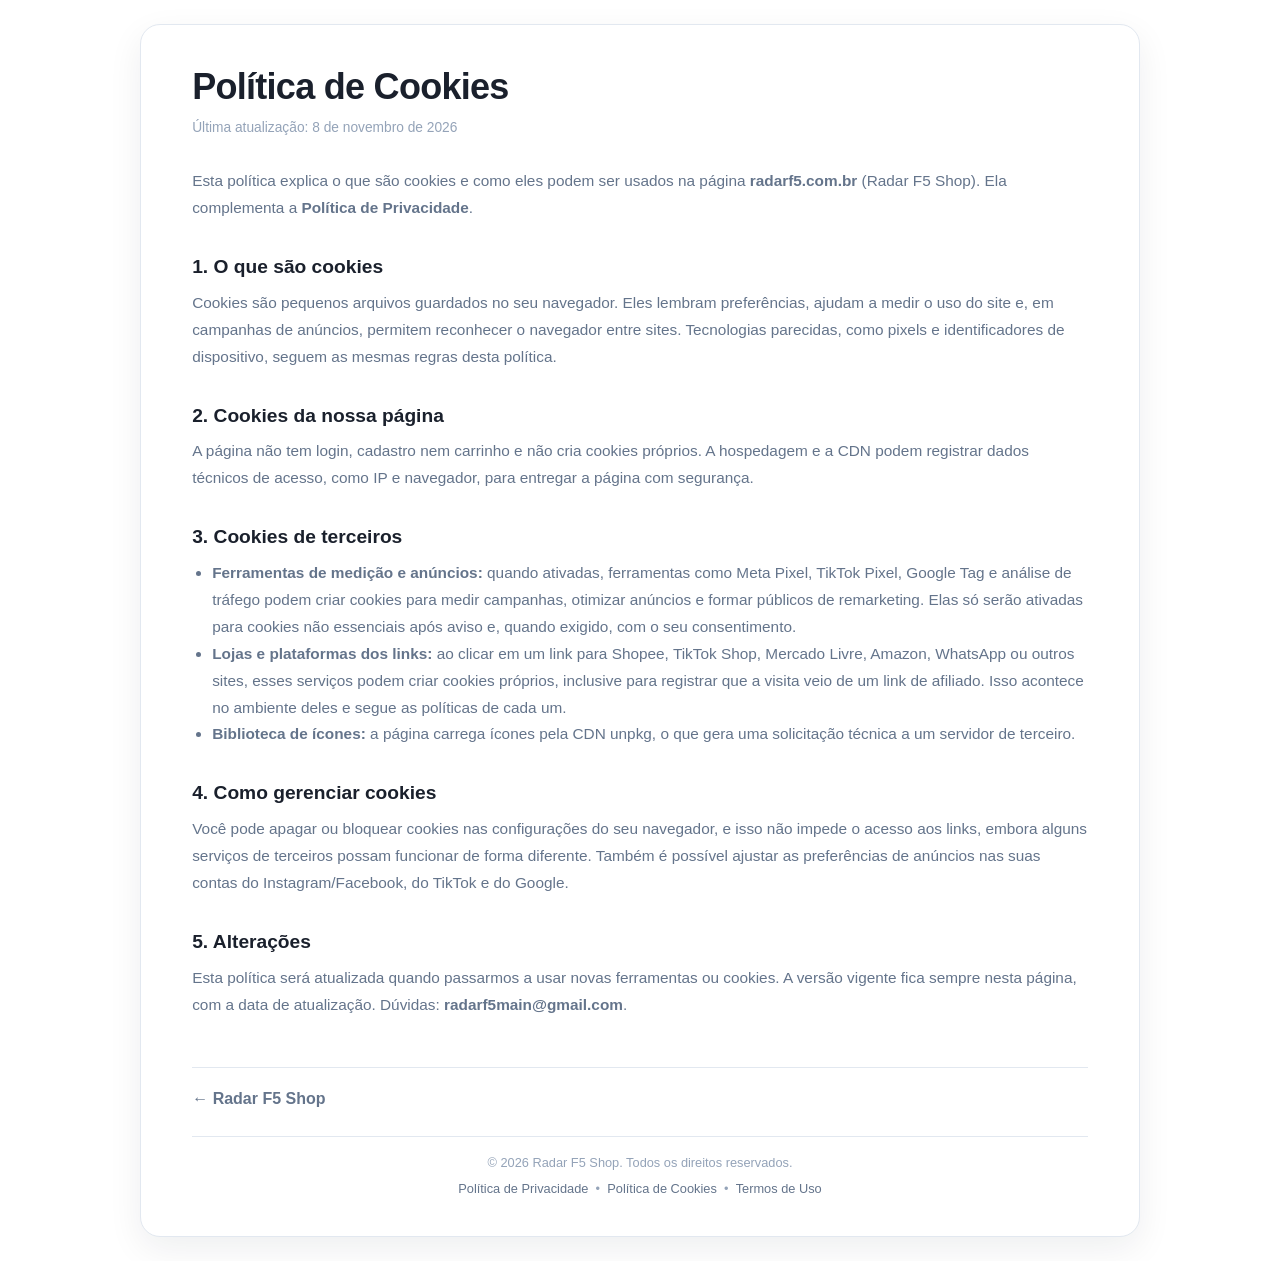
<file: politica-de-cookies.html>
<!DOCTYPE html>
<html lang="pt-BR">

<head>
  <meta charset="UTF-8">
  <meta name="viewport" content="width=device-width, initial-scale=1.0">
  <title>Política de Cookies | Radar F5 Shop</title>
  <meta name="description" content="Política de Cookies da página Radar F5 Shop.">
  <link rel="stylesheet" href="style.css">
  <link rel="icon" type="image/svg+xml" href="favicon.svg">
</head>

<body class="legal-body">

  <div class="bio-wrapper legal-page">

    <main class="legal-content">
      <h1>Política de Cookies</h1>
      <p class="legal-updated">Última atualização: 8 de novembro de 2026</p>

      <p>Esta política explica o que são cookies e como eles podem ser usados na página
        <strong>radarf5.com.br</strong> (Radar F5 Shop). Ela complementa a
        <a href="politica-de-privacidade.html">Política de Privacidade</a>.</p>

      <h2>1. O que são cookies</h2>
      <p>Cookies são pequenos arquivos guardados no seu navegador. Eles lembram preferências, ajudam a medir o uso do
        site e, em campanhas de anúncios, permitem reconhecer o navegador entre sites. Tecnologias parecidas, como
        pixels e identificadores de dispositivo, seguem as mesmas regras desta política.</p>

      <h2>2. Cookies da nossa página</h2>
      <p>A página não tem login, cadastro nem carrinho e não cria cookies próprios. A hospedagem e a CDN podem
        registrar dados técnicos de acesso, como IP e navegador, para entregar a página com segurança.</p>

      <h2>3. Cookies de terceiros</h2>
      <ul>
        <li><strong>Ferramentas de medição e anúncios:</strong> quando ativadas, ferramentas como Meta Pixel, TikTok
          Pixel, Google Tag e análise de tráfego podem criar cookies para medir campanhas, otimizar anúncios e formar
          públicos de remarketing. Elas só serão ativadas para cookies não essenciais após aviso e, quando exigido,
          com o seu consentimento.</li>
        <li><strong>Lojas e plataformas dos links:</strong> ao clicar em um link para Shopee, TikTok Shop, Mercado
          Livre, Amazon, WhatsApp ou outros sites, esses serviços podem criar cookies próprios, inclusive para
          registrar que a visita veio de um link de afiliado. Isso acontece no ambiente deles e segue as políticas de
          cada um.</li>
        <li><strong>Biblioteca de ícones:</strong> a página carrega ícones pela CDN unpkg, o que gera uma solicitação
          técnica a um servidor de terceiro.</li>
      </ul>

      <h2>4. Como gerenciar cookies</h2>
      <p>Você pode apagar ou bloquear cookies nas configurações do seu navegador, e isso não impede o acesso aos links,
        embora alguns serviços de terceiros possam funcionar de forma diferente. Também é possível ajustar as
        preferências de anúncios nas suas contas do Instagram/Facebook, do TikTok e do Google.</p>

      <h2>5. Alterações</h2>
      <p>Esta política será atualizada quando passarmos a usar novas ferramentas ou cookies. A versão vigente fica
        sempre nesta página, com a data de atualização. Dúvidas: <a
          href="mailto:radarf5main@gmail.com">radarf5main@gmail.com</a>.</p>
    </main>

    <div class="legal-back">
      <a href="index.html">← Radar F5 Shop</a>
    </div>

    <footer>
      <p>© 2026 Radar F5 Shop. Todos os direitos reservados.</p>
      <nav class="legal-links" aria-label="Informações legais">
        <a href="politica-de-privacidade.html">Política de Privacidade</a>
        <span aria-hidden="true">•</span>
        <a href="politica-de-cookies.html">Política de Cookies</a>
        <span aria-hidden="true">•</span>
        <a href="termos-de-uso.html">Termos de Uso</a>
      </nav>
    </footer>
  </div>

</body>

</html>
</file>
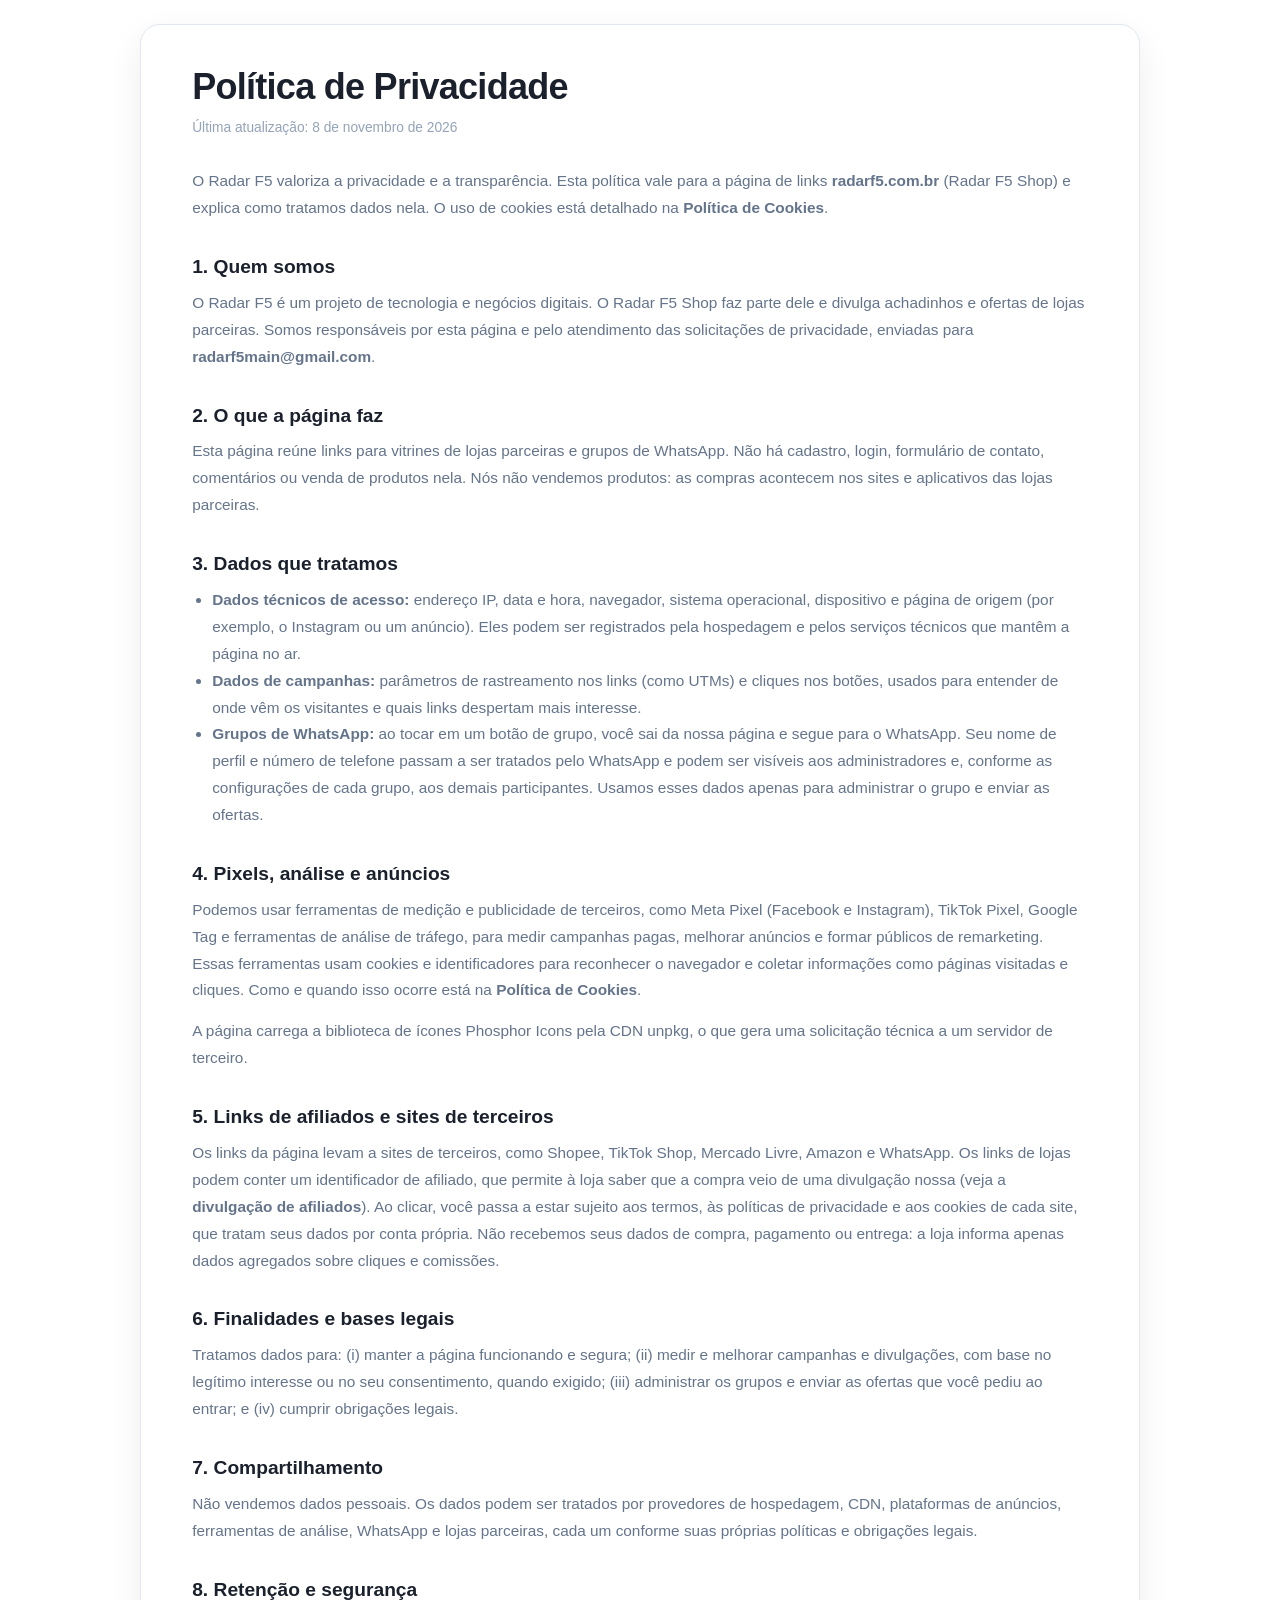
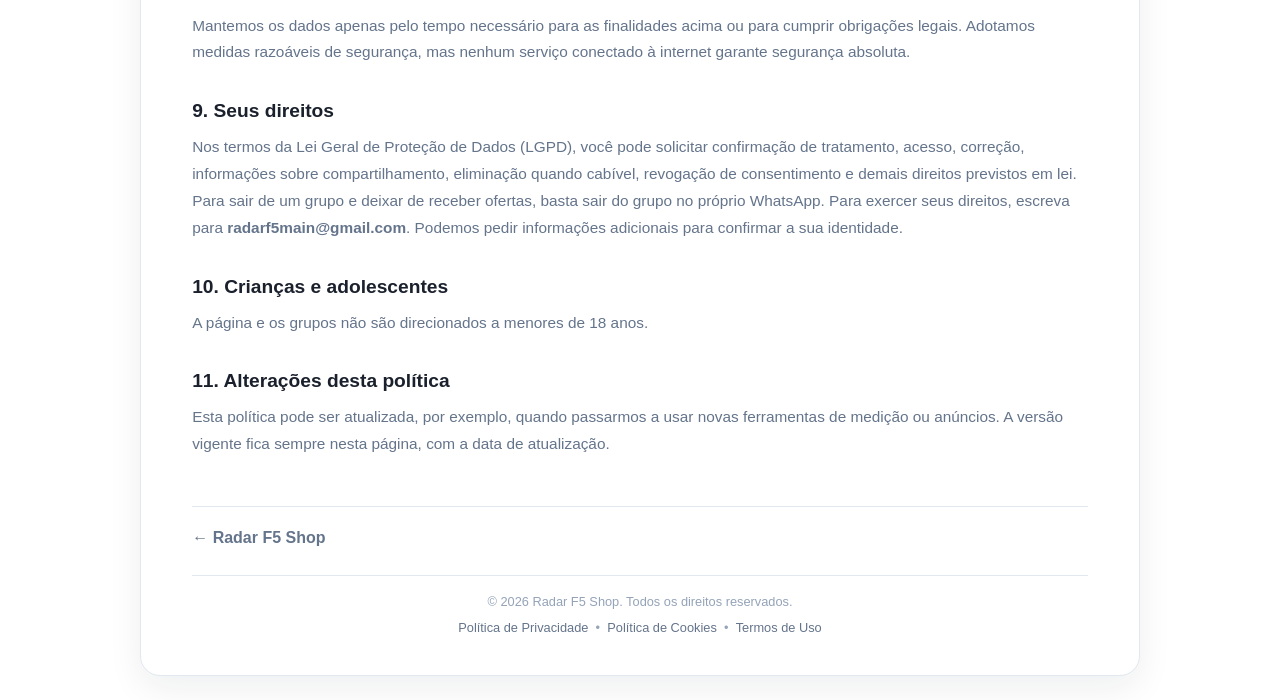
<file: politica-de-privacidade.html>
<!DOCTYPE html>
<html lang="pt-BR">

<head>
  <meta charset="UTF-8">
  <meta name="viewport" content="width=device-width, initial-scale=1.0">
  <title>Política de Privacidade | Radar F5 Shop</title>
  <meta name="description" content="Política de Privacidade da página Radar F5 Shop.">
  <link rel="stylesheet" href="style.css">
  <link rel="icon" type="image/svg+xml" href="favicon.svg">
</head>

<body class="legal-body">

  <div class="bio-wrapper legal-page">

    <main class="legal-content">
      <h1>Política de Privacidade</h1>
      <p class="legal-updated">Última atualização: 8 de novembro de 2026</p>

      <p>O Radar F5 valoriza a privacidade e a transparência. Esta política vale para a página de links
        <strong>radarf5.com.br</strong> (Radar F5 Shop) e
        explica como tratamos dados nela. O uso de cookies está detalhado na
        <a href="politica-de-cookies.html">Política de Cookies</a>.</p>

      <h2>1. Quem somos</h2>
      <p>O Radar F5 é um projeto de tecnologia e negócios digitais. O Radar F5 Shop faz parte dele e divulga achadinhos
        e ofertas de lojas parceiras. Somos responsáveis por esta página e pelo atendimento das solicitações de
        privacidade, enviadas para <a href="mailto:radarf5main@gmail.com">radarf5main@gmail.com</a>.</p>
      <!-- Se decidir identificar a empresa, inclua aqui: razão social e CNPJ -->

      <h2>2. O que a página faz</h2>
      <p>Esta página reúne links para vitrines de lojas parceiras e grupos de WhatsApp. Não há cadastro, login,
        formulário de contato, comentários ou venda de produtos nela. Nós não vendemos produtos: as compras
        acontecem nos sites e aplicativos das lojas parceiras.</p>

      <h2>3. Dados que tratamos</h2>
      <ul>
        <li><strong>Dados técnicos de acesso:</strong> endereço IP, data e hora, navegador, sistema operacional,
          dispositivo e página de origem (por exemplo, o Instagram ou um anúncio). Eles podem ser registrados pela
          hospedagem e pelos serviços técnicos que mantêm a página no ar.</li>
        <li><strong>Dados de campanhas:</strong> parâmetros de rastreamento nos links (como UTMs) e cliques nos botões,
          usados para entender de onde vêm os visitantes e quais links despertam mais interesse.</li>
        <li><strong>Grupos de WhatsApp:</strong> ao tocar em um botão de grupo, você sai da nossa página e segue para
          o WhatsApp. Seu nome de perfil e número de telefone passam a ser tratados pelo WhatsApp e podem ser visíveis
          aos administradores e, conforme as configurações de cada grupo, aos demais participantes. Usamos esses dados
          apenas para administrar o grupo e enviar as ofertas.</li>
      </ul>

      <h2>4. Pixels, análise e anúncios</h2>
      <p>Podemos usar ferramentas de medição e publicidade de terceiros, como Meta Pixel (Facebook e Instagram), TikTok
        Pixel, Google Tag e ferramentas de análise de tráfego, para medir campanhas pagas, melhorar anúncios e formar
        públicos de remarketing. Essas ferramentas usam cookies e identificadores para reconhecer o navegador e coletar
        informações como páginas visitadas e cliques. Como e quando isso ocorre está na
        <a href="politica-de-cookies.html">Política de Cookies</a>.</p>
      <p>A página carrega a biblioteca de ícones Phosphor Icons pela CDN unpkg, o que gera uma solicitação técnica a
        um servidor de terceiro.</p>

      <h2>5. Links de afiliados e sites de terceiros</h2>
      <p>Os links da página levam a sites de terceiros, como Shopee, TikTok Shop,
        Mercado Livre, Amazon e WhatsApp. Os links de lojas podem conter um identificador de afiliado, que permite à loja saber
        que a compra veio de uma divulgação nossa (veja a <a href="termos-de-uso.html#afiliados">divulgação de
          afiliados</a>). Ao clicar, você passa a estar sujeito aos termos, às políticas de privacidade e aos cookies de
        cada site, que tratam seus dados por conta própria. Não recebemos seus dados de compra, pagamento ou entrega:
        a loja informa apenas dados agregados sobre cliques e comissões.</p>

      <h2>6. Finalidades e bases legais</h2>
      <p>Tratamos dados para: (i) manter a página funcionando e segura; (ii) medir e melhorar campanhas e
        divulgações, com base no legítimo interesse ou no seu consentimento, quando exigido; (iii) administrar os grupos
        e enviar as ofertas que você pediu ao entrar; e (iv) cumprir obrigações legais.</p>

      <h2>7. Compartilhamento</h2>
      <p>Não vendemos dados pessoais. Os dados podem ser tratados por provedores de hospedagem, CDN, plataformas de
        anúncios, ferramentas de análise, WhatsApp e lojas parceiras, cada um conforme suas próprias políticas e
        obrigações legais.</p>

      <h2>8. Retenção e segurança</h2>
      <p>Mantemos os dados apenas pelo tempo necessário para as finalidades acima ou para cumprir obrigações legais.
        Adotamos medidas razoáveis de segurança, mas nenhum serviço conectado à internet garante segurança absoluta.</p>

      <h2>9. Seus direitos</h2>
      <p>Nos termos da Lei Geral de Proteção de Dados (LGPD), você pode solicitar confirmação de tratamento, acesso,
        correção, informações sobre compartilhamento, eliminação quando cabível, revogação de consentimento e demais
        direitos previstos em lei. Para sair de um grupo e deixar de receber ofertas, basta sair do grupo no próprio
        WhatsApp. Para exercer seus direitos, escreva para <a href="mailto:radarf5main@gmail.com">radarf5main@gmail.com</a>.
        Podemos pedir informações adicionais para confirmar a sua identidade.</p>

      <h2>10. Crianças e adolescentes</h2>
      <p>A página e os grupos não são direcionados a menores de 18 anos.</p>

      <h2>11. Alterações desta política</h2>
      <p>Esta política pode ser atualizada, por exemplo, quando passarmos a usar novas ferramentas de medição ou
        anúncios. A versão vigente fica sempre nesta página, com a data de atualização.</p>
    </main>

    <div class="legal-back">
      <a href="index.html">← Radar F5 Shop</a>
    </div>

    <footer>
      <p>© 2026 Radar F5 Shop. Todos os direitos reservados.</p>
      <nav class="legal-links" aria-label="Informações legais">
        <a href="politica-de-privacidade.html">Política de Privacidade</a>
        <span aria-hidden="true">•</span>
        <a href="politica-de-cookies.html">Política de Cookies</a>
        <span aria-hidden="true">•</span>
        <a href="termos-de-uso.html">Termos de Uso</a>
      </nav>
    </footer>
  </div>

</body>

</html>
</file>
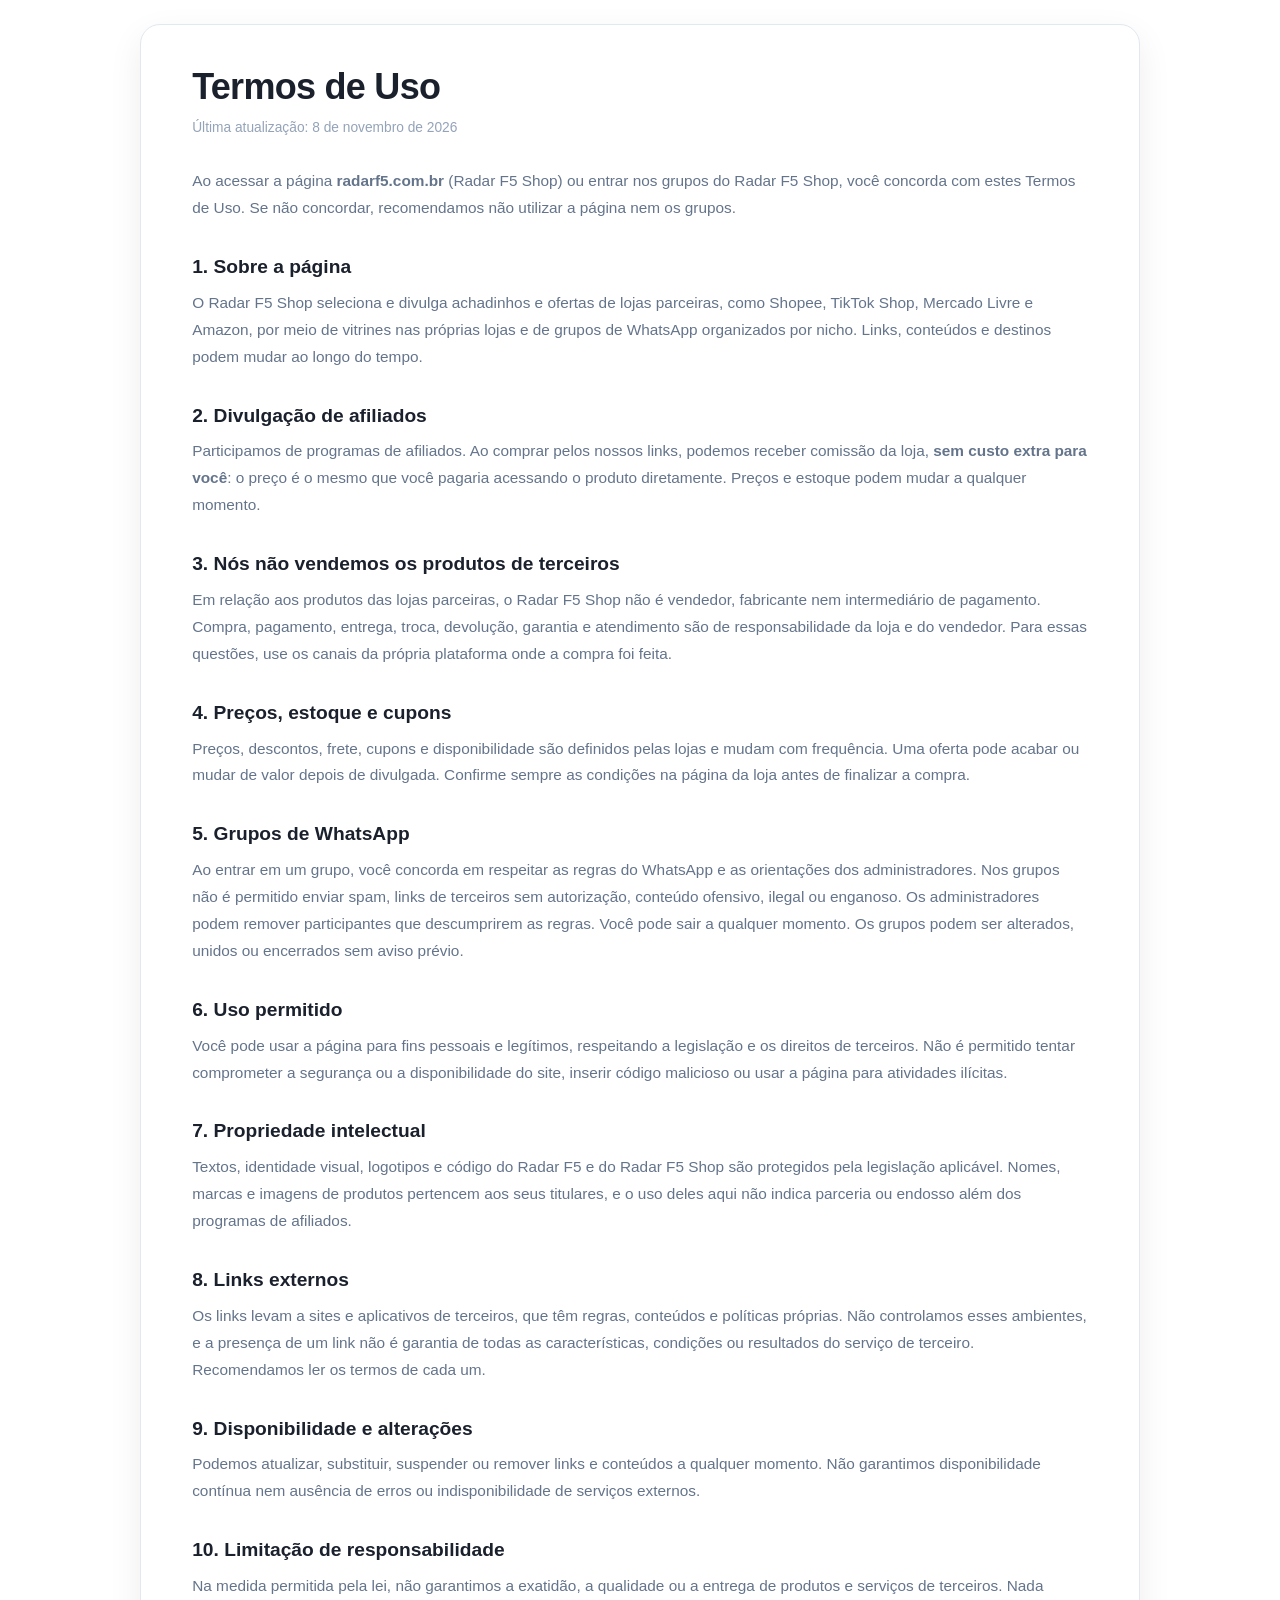
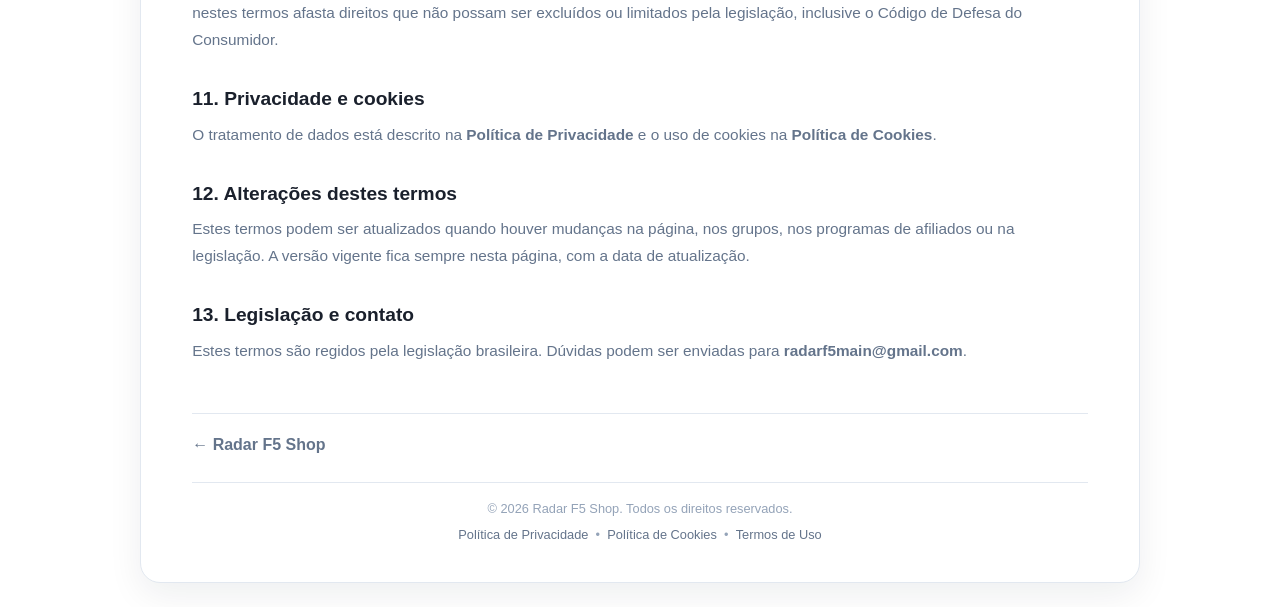
<file: termos-de-uso.html>
<!DOCTYPE html>
<html lang="pt-BR">

<head>
  <meta charset="UTF-8">
  <meta name="viewport" content="width=device-width, initial-scale=1.0">
  <title>Termos de Uso | Radar F5 Shop</title>
  <meta name="description" content="Termos de Uso da página Radar F5 Shop, incluindo a divulgação de afiliados.">
  <link rel="stylesheet" href="style.css">
  <link rel="icon" type="image/svg+xml" href="favicon.svg">
</head>

<body class="legal-body">

  <div class="bio-wrapper legal-page">

    <main class="legal-content">
      <h1>Termos de Uso</h1>
      <p class="legal-updated">Última atualização: 8 de novembro de 2026</p>

      <p>Ao acessar a página <strong>radarf5.com.br</strong> (Radar F5 Shop) ou entrar nos grupos do Radar F5 Shop,
        você concorda com estes Termos de Uso. Se não concordar, recomendamos não utilizar a página nem os grupos.</p>

      <h2>1. Sobre a página</h2>
      <p>O Radar F5 Shop seleciona e divulga achadinhos e ofertas de lojas parceiras, como Shopee, TikTok Shop, Mercado
        Livre e Amazon, por meio de vitrines nas próprias lojas e de grupos de WhatsApp organizados por nicho. Links, conteúdos e destinos podem mudar ao longo
        do tempo.</p>

      <h2 id="afiliados">2. Divulgação de afiliados</h2>
      <p>Participamos de programas de afiliados. Ao comprar pelos nossos links, podemos receber comissão da loja,
        <strong>sem custo extra para você</strong>: o preço é o mesmo que você pagaria acessando o produto diretamente.
        Preços e estoque podem mudar a qualquer momento.</p>
      <!-- Só ative a frase abaixo depois de ser aprovado no Programa de Associados da Amazon (exigência do programa) -->
      <!-- <p>Como Associado da Amazon, eu ganho com compras qualificadas.</p> -->

      <h2>3. Nós não vendemos os produtos de terceiros</h2>
      <p>Em relação aos produtos das lojas parceiras, o Radar F5 Shop não é vendedor, fabricante nem intermediário de
        pagamento. Compra, pagamento, entrega, troca, devolução, garantia e atendimento são de responsabilidade da loja
        e do vendedor. Para essas questões, use os canais da própria plataforma onde a compra foi feita.</p>

      <h2>4. Preços, estoque e cupons</h2>
      <p>Preços, descontos, frete, cupons e disponibilidade são definidos pelas lojas e mudam com frequência. Uma oferta
        pode acabar ou mudar de valor depois de divulgada. Confirme sempre as condições na página da loja antes de
        finalizar a compra.</p>

      <h2>5. Grupos de WhatsApp</h2>
      <p>Ao entrar em um grupo, você concorda em respeitar as regras do WhatsApp e as orientações dos administradores.
        Nos grupos não é permitido enviar spam, links de terceiros sem autorização, conteúdo ofensivo, ilegal ou
        enganoso. Os administradores podem remover participantes que descumprirem as regras. Você pode sair a qualquer
        momento. Os grupos podem ser alterados, unidos ou encerrados sem aviso prévio.</p>

      <h2>6. Uso permitido</h2>
      <p>Você pode usar a página para fins pessoais e legítimos, respeitando a legislação e os direitos de terceiros.
        Não é permitido tentar comprometer a segurança ou a disponibilidade do site, inserir código malicioso ou usar a
        página para atividades ilícitas.</p>

      <h2>7. Propriedade intelectual</h2>
      <p>Textos, identidade visual, logotipos e código do Radar F5 e do Radar F5 Shop são protegidos pela legislação
        aplicável. Nomes, marcas e imagens de produtos pertencem aos seus titulares, e o uso deles aqui não indica
        parceria ou endosso além dos programas de afiliados.</p>

      <h2>8. Links externos</h2>
      <p>Os links levam a sites e aplicativos de terceiros, que têm regras, conteúdos e políticas próprias. Não
        controlamos esses ambientes, e a presença de um link não é garantia de todas as características, condições ou
        resultados do serviço de terceiro. Recomendamos ler os termos de cada um.</p>

      <h2>9. Disponibilidade e alterações</h2>
      <p>Podemos atualizar, substituir, suspender ou remover links e conteúdos a qualquer momento. Não garantimos
        disponibilidade contínua nem ausência de erros ou indisponibilidade de serviços externos.</p>

      <h2>10. Limitação de responsabilidade</h2>
      <p>Na medida permitida pela lei, não garantimos a exatidão, a qualidade ou a entrega de produtos e serviços de
        terceiros. Nada nestes termos afasta direitos que não possam ser excluídos ou limitados pela legislação,
        inclusive o Código de Defesa do Consumidor.</p>

      <h2>11. Privacidade e cookies</h2>
      <p>O tratamento de dados está descrito na <a href="politica-de-privacidade.html">Política de Privacidade</a> e o
        uso de cookies na <a href="politica-de-cookies.html">Política de Cookies</a>.</p>

      <h2>12. Alterações destes termos</h2>
      <p>Estes termos podem ser atualizados quando houver mudanças na página, nos grupos, nos programas de afiliados
        ou na legislação. A versão vigente fica sempre nesta página, com a data de atualização.</p>

      <h2>13. Legislação e contato</h2>
      <p>Estes termos são regidos pela legislação brasileira. Dúvidas podem ser enviadas para <a
          href="mailto:radarf5main@gmail.com">radarf5main@gmail.com</a>.</p>
    </main>

    <div class="legal-back">
      <a href="index.html">← Radar F5 Shop</a>
    </div>

    <footer>
      <p>© 2026 Radar F5 Shop. Todos os direitos reservados.</p>
      <nav class="legal-links" aria-label="Informações legais">
        <a href="politica-de-privacidade.html">Política de Privacidade</a>
        <span aria-hidden="true">•</span>
        <a href="politica-de-cookies.html">Política de Cookies</a>
        <span aria-hidden="true">•</span>
        <a href="termos-de-uso.html">Termos de Uso</a>
      </nav>
    </footer>
  </div>

</body>

</html>
</file>
<file: style.css>
:root {
  --bg-main: #0c0b10;
  --purple-gradient: linear-gradient(135deg, #4c28d7 0%, #6c3ce9 100%);
  --card-bg: #1c1c24;
  --card-hover: #262632;
  --text-primary: #ffffff;
  --text-secondary: #a1a1aa;
  --neon-yellow: #ccff00;
  --border-color: #2e2e3a;
}

* {
  margin: 0;
  padding: 0;
  box-sizing: border-box;
  font-family: 'Segoe UI', Tahoma, Geneva, Verdana, sans-serif;
}

html {
  -webkit-text-size-adjust: 100%;
  text-size-adjust: 100%;
}

/* Body em bloco (não flex): navegadores embutidos como o do Instagram injetam
   elementos no <body>, e em flex eles viravam "colunas" e espremiam a página. */
body {
  background-color: var(--bg-main);
  color: var(--text-primary);
  display: block;
  min-height: 100vh;
  padding: clamp(1rem, 6vh, 3rem) 1rem calc(2rem + env(safe-area-inset-bottom, 0px));
}

.bio-wrapper {
  width: 100%;
  max-width: 460px;
  margin: 0 auto;
  background: var(--purple-gradient);
  padding: 2.5rem 1.5rem;
  border-radius: 28px;
  box-shadow: 0 20px 40px rgba(76, 40, 215, 0.25);
  display: flex;
  flex-direction: column;
  align-items: center;
}

.profile {
  text-align: center;
  margin-bottom: 2rem;
}

.brand-header {
  display: flex;
  align-items: center;
  justify-content: center;
  gap: 0.5rem;
  margin-bottom: 0.5rem;
}

.brand-header h1 {
  font-size: 1.8rem;
  font-weight: 800;
  letter-spacing: -0.5px;
  color: var(--text-primary);
  line-height: 1;
  margin: 0;
}

.brand-logo {
  height: 1.8rem;
  width: 1.8rem;
  border-radius: 50%;
  object-fit: cover;
  display: block;
}

.bio {
  color: #e2e8f0;
  font-size: 0.95rem;
  opacity: 0.9;
}

.links-container {
  width: 100%;
  display: flex;
  flex-direction: column;
  gap: 1rem;
}

.link-card {
  display: flex;
  align-items: center;
  justify-content: space-between;
  background-color: var(--card-bg);
  border: 1px solid var(--border-color);
  padding: 1.1rem 1.25rem;
  border-radius: 16px;
  color: var(--text-primary);
  text-decoration: none;
  font-weight: 600;
  transition: all 0.2s ease;
}

.link-card:hover {
  background-color: var(--card-hover);
  transform: translateY(-2px);
  border-color: var(--neon-yellow);
}

.link-card i {
  font-size: 1.4rem;
  color: var(--neon-yellow);
}

.link-card.highlight {
  border-color: rgba(204, 255, 0, 0.4);
}

footer {
  margin-top: 2rem;
  color: #cbd5e1;
  font-size: 0.8rem;
  text-align: center;
  opacity: 0.8;
}

/* Links legais */
.legal-links {
  margin-top: 0.7rem;
  display: flex;
  align-items: center;
  justify-content: center;
  gap: 0.45rem;
  flex-wrap: wrap;
}

.legal-links a {
  color: #e2e8f0;
  text-decoration: none;
  transition: color 0.2s ease;
}

.legal-links a:hover {
  color: var(--neon-yellow);
  text-decoration: underline;
}

/* ==========================================================
   PÁGINAS LEGAIS — Política de Privacidade / Termos de Uso
   Escopo exclusivo: .legal-page
   ========================================================== */

.legal-page {
  --legal-text-primary: #1a202c;
  --legal-text-secondary: #64748b;
  --legal-text-muted: #94a3b8;
  --legal-bg-body: #ffffff;
  --legal-bg-card: #f8fafc;
  --legal-border: #e2e8f0;

  width: 100%;
  max-width: 1000px;
  min-height: calc(100vh - 48px);
  padding: 40px clamp(20px, 4vw, 56px);
  margin: 0 auto;
  background: var(--legal-bg-body);
  color: var(--legal-text-primary);
  border: 1px solid var(--legal-border);
  border-radius: 20px;
  box-shadow: 0 12px 35px rgba(15, 23, 42, 0.07);
  display: flex;
  flex-direction: column;
  align-items: stretch;
}

body.legal-body {
  min-height: 100vh;
  margin: 0;
  padding: 24px 16px;
  background: var(--legal-bg-body);
  color: var(--legal-text-primary);
  display: block;
}

.legal-page .legal-content {
  width: 100%;
  padding: 0;
  background: transparent;
  border: 0;
  border-radius: 0;
  color: var(--legal-text-primary);
  line-height: 1.75;
}

.legal-page .legal-content h1 {
  margin: 0 0 8px;
  color: var(--legal-text-primary);
  font-size: clamp(1.8rem, 3vw, 2.25rem);
  line-height: 1.2;
  letter-spacing: -0.02em;
}

.legal-page .legal-content .legal-updated {
  margin: 0 0 28px;
  color: var(--legal-text-muted);
  font-size: 0.86rem;
}

.legal-page .legal-content h2 {
  margin: 30px 0 10px;
  padding-top: 2px;
  color: var(--legal-text-primary);
  font-size: clamp(1.05rem, 2vw, 1.2rem);
  line-height: 1.35;
}

.legal-page .legal-content p,
.legal-page .legal-content li {
  color: var(--legal-text-secondary);
  font-size: 0.96rem;
  overflow-wrap: anywhere;
}

.legal-page .legal-content p {
  margin: 0 0 14px;
}

.legal-page .legal-content ul {
  margin: 0 0 16px;
  padding-left: 1.25rem;
}

/* Links de e-mail e links internos: discretos, sem sublinhado/hover chamativo. */
.legal-page .legal-content a,
.legal-page .legal-content a:hover,
.legal-page .legal-content a:focus-visible {
  color: var(--legal-text-secondary);
  font-weight: 600;
  text-decoration: none;
}

.legal-page .legal-content a:hover,
.legal-page .legal-content a:focus-visible {
  color: var(--legal-text-primary);
}

/* Voltar ao bio site: cor suave e sem sublinhado. */
.legal-page .legal-back {
  width: 100%;
  margin-top: 34px;
  padding-top: 22px;
  border-top: 1px solid var(--legal-border);
  display: flex;
  justify-content: flex-start;
}

.legal-page .legal-back a,
.legal-page .legal-back a:hover,
.legal-page .legal-back a:focus-visible {
  color: var(--legal-text-secondary);
  font-weight: 600;
  text-decoration: none;
}

.legal-page .legal-back a:hover,
.legal-page .legal-back a:focus-visible {
  color: var(--legal-text-primary);
}

.legal-page footer {
  width: 100%;
  margin-top: 28px;
  padding-top: 18px;
  border-top: 1px solid var(--legal-border);
  color: var(--legal-text-muted);
  opacity: 1;
}

.legal-page .legal-links a,
.legal-page .legal-links a:hover,
.legal-page .legal-links a:focus-visible {
  color: var(--legal-text-secondary);
  text-decoration: none;
}

.legal-page .legal-links a:hover,
.legal-page .legal-links a:focus-visible {
  color: var(--legal-text-primary);
}

@media (max-width: 640px) {
  body.legal-body {
    padding: 0;
  }

  .legal-page {
    min-height: 100vh;
    padding: 28px 18px 24px;
    border: 0;
    border-radius: 0;
    box-shadow: none;
  }

  .legal-page .legal-content p,
  .legal-page .legal-content li {
    font-size: 0.93rem;
  }

  .legal-page .legal-content h2 {
    margin-top: 26px;
  }
}

/* ==========================================================
   RADAR F5 SHOP (Radar F5 Shop) — cards de grupos e aviso de afiliado
   ========================================================== */

.link-card .link-text {
  flex: 1;
  display: flex;
  flex-direction: column;
  gap: 0.2rem;
  margin: 0 0.9rem;
  text-align: left;
}

.link-card .link-text small {
  color: var(--text-secondary);
  font-size: 0.78rem;
  font-weight: 400;
}

.link-card:focus-visible {
  outline: 2px solid var(--neon-yellow);
  outline-offset: 2px;
}

.affiliate-note {
  margin-top: 1.5rem;
  max-width: 34ch;
  color: #e2e8f0;
  font-size: 0.78rem;
  line-height: 1.5;
  text-align: center;
  opacity: 0.85;
}

/* ==========================================================
   RADAR F5 SHOP (Radar F5 Shop) — botões expansíveis (accordion)
   Escopo: .accordion-item / .accordion-trigger / .sub-link
   ========================================================== */

.accordion-item {
  width: 100%;
}

.accordion-trigger {
  width: 100%;
  display: flex;
  align-items: center;
  justify-content: space-between;
  background-color: var(--card-bg);
  border: 1px solid var(--border-color);
  padding: 1.1rem 1.25rem;
  border-radius: 16px;
  color: var(--text-primary);
  font-size: 1rem;
  font-weight: 600;
  cursor: pointer;
  text-align: left;
  transition: background-color 0.2s ease, border-color 0.2s ease, transform 0.2s ease;
  -webkit-tap-highlight-color: transparent;
}

.accordion-trigger:hover {
  background-color: var(--card-hover);
  transform: translateY(-2px);
  border-color: var(--neon-yellow);
}

.accordion-trigger:focus-visible,
.sub-link:focus-visible {
  outline: 2px solid var(--neon-yellow);
  outline-offset: 2px;
}

.accordion-trigger.highlight {
  border-color: rgba(204, 255, 0, 0.4);
}

.accordion-trigger[aria-expanded="true"] {
  border-color: var(--neon-yellow);
  background-color: var(--card-hover);
}

.accordion-trigger i {
  font-size: 1.4rem;
  color: var(--neon-yellow);
}

.accordion-trigger .link-text {
  flex: 1;
  display: flex;
  flex-direction: column;
  gap: 0.2rem;
  margin: 0 0.9rem;
}

.accordion-trigger .link-text small {
  color: var(--text-secondary);
  font-size: 0.78rem;
  font-weight: 400;
}

.accordion-chevron {
  transition: transform 0.3s ease;
}

.accordion-trigger[aria-expanded="true"] .accordion-chevron {
  transform: rotate(180deg);
}

/* Painel: anima a altura com grid (sem JavaScript de medição) */
.accordion-panel {
  display: grid;
  grid-template-rows: 0fr;
  transition: grid-template-rows 0.3s ease;
}

.accordion-panel.is-open {
  grid-template-rows: 1fr;
}

.accordion-inner {
  min-height: 0;
  overflow: hidden;
  visibility: hidden; /* fecha: tira os links do foco do teclado */
  transition: visibility 0s linear 0.3s;
}

.accordion-panel.is-open .accordion-inner {
  visibility: visible;
  transition-delay: 0s;
}

.accordion-list {
  display: flex;
  flex-direction: column;
  gap: 0.6rem;
  margin: 0.7rem 0 0.2rem 0.9rem;
  padding-left: 0.8rem;
  border-left: 2px solid rgba(204, 255, 0, 0.35);
}

.sub-link {
  display: flex;
  align-items: center;
  justify-content: space-between;
  min-height: 48px;
  padding: 0.8rem 1rem;
  background-color: rgba(12, 11, 16, 0.55);
  border: 1px solid var(--border-color);
  border-radius: 12px;
  color: var(--text-primary);
  font-size: 0.95rem;
  font-weight: 600;
  text-decoration: none;
  transition: background-color 0.2s ease, border-color 0.2s ease;
}

.sub-link:hover {
  background-color: var(--card-hover);
  border-color: var(--neon-yellow);
}

.sub-link i {
  font-size: 1.2rem;
  color: var(--neon-yellow);
}

.sub-link .sub-link-text {
  flex: 1;
  margin: 0 0.75rem;
  text-align: left;
}

@media (prefers-reduced-motion: reduce) {
  .accordion-panel,
  .accordion-inner,
  .accordion-chevron,
  .accordion-trigger {
    transition: none;
  }
}
</file>
